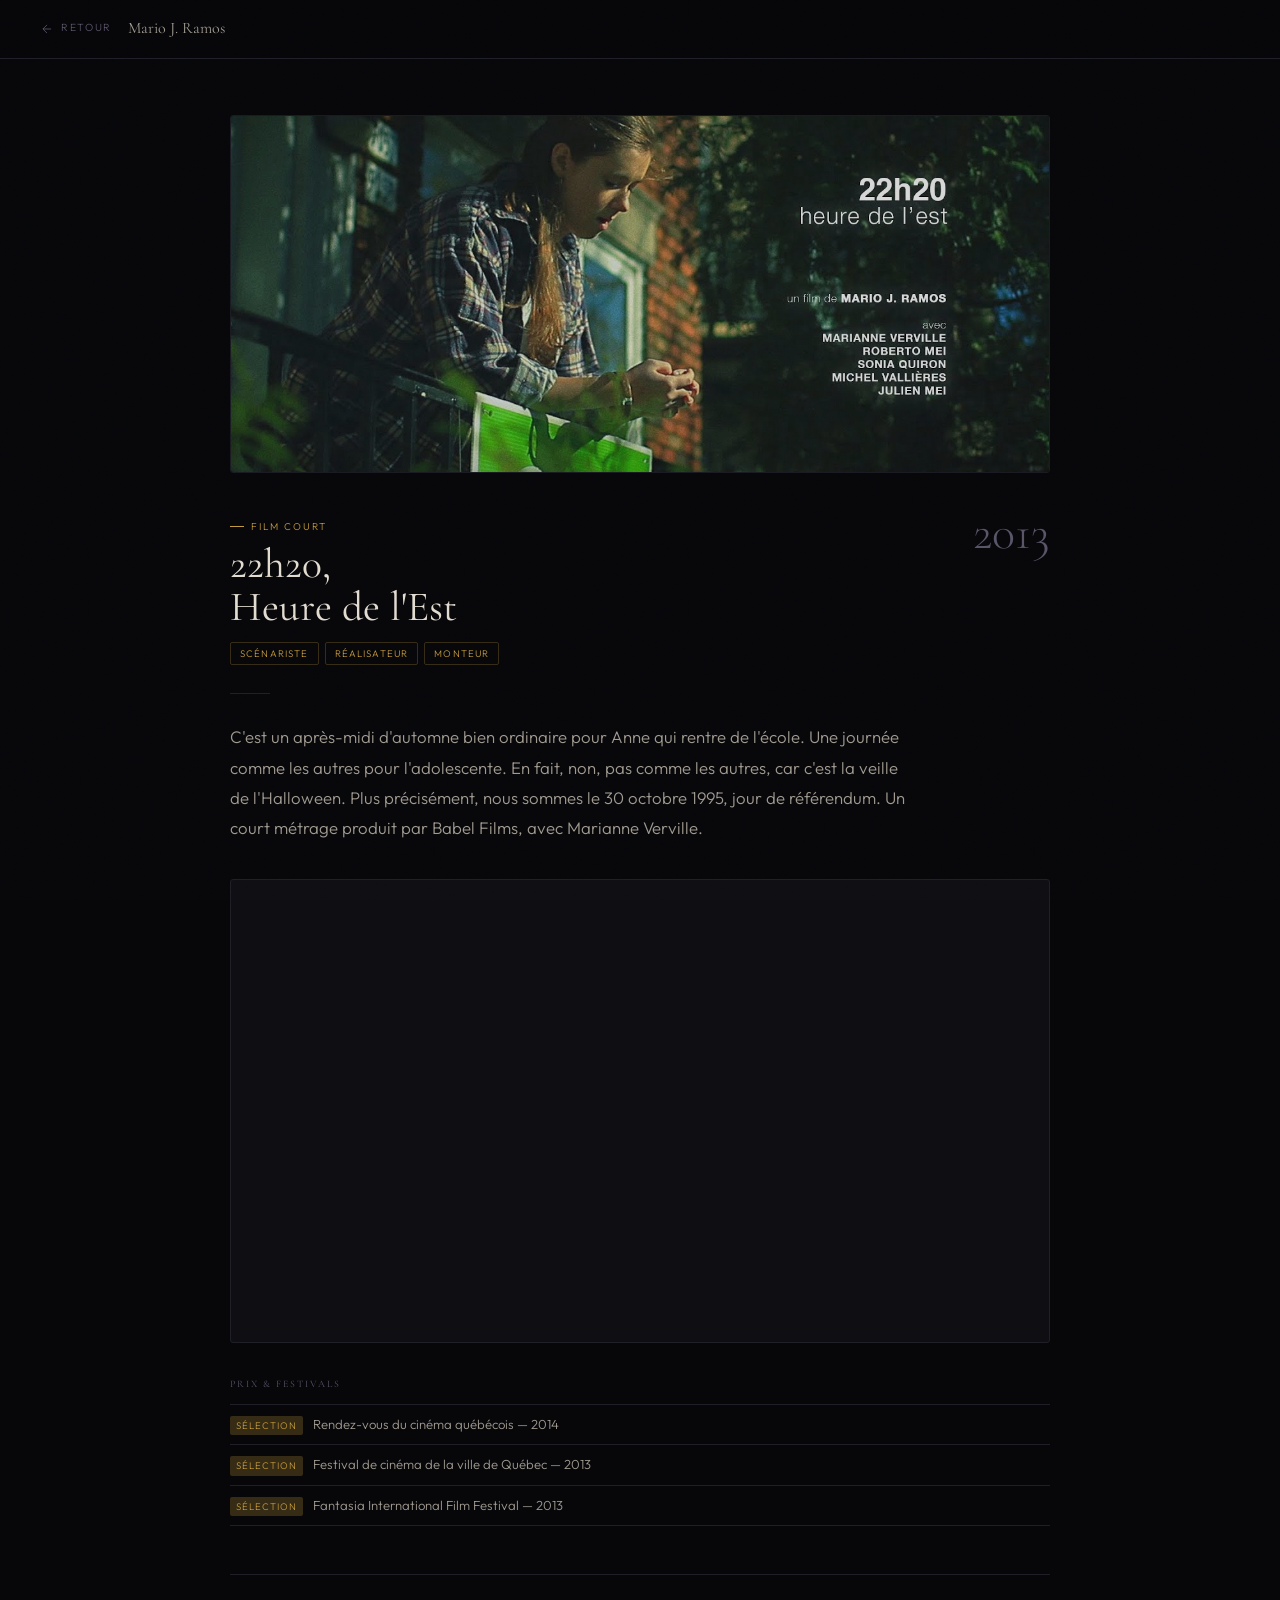
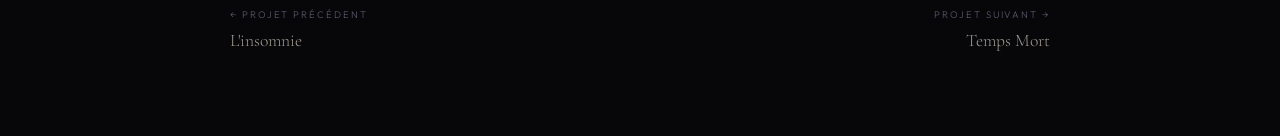
<file: 22h20.html>
<!DOCTYPE html>
<html lang="fr">
<head>
<meta charset="UTF-8">
<meta name="viewport" content="width=device-width, initial-scale=1.0">
<title>22h20, Heure de l'Est — Mario J. Ramos</title>
<link rel="stylesheet" href="style.css">
</head>
<body>

<header class="detail-header">
  <a href="index.html" class="back-btn">
    <svg viewBox="0 0 24 24" fill="none" stroke="currentColor" stroke-width="1.5"><path d="M19 12H5M5 12l7 7M5 12l7-7"/></svg>
    Retour
  </a>
  <span class="detail-site-name">Mario J. Ramos</span>
</header>

<div class="detail-body">

  <img
    class="detail-hero"
    src="images/22h20.jpg"
    alt="Affiche du film 22h20, Heure de l'Est de Mario J. Ramos, avec Marianne Verville">

  <div class="detail-meta">
    <div class="detail-meta-left">
      <div class="detail-category">Film court</div>
      <h1 class="detail-title">22h20,<br>Heure de l'Est</h1>
      <div class="detail-roles">
        <span class="chip chip-accent">Scénariste</span>
        <span class="chip chip-accent">Réalisateur</span>
        <span class="chip chip-accent">Monteur</span>
      </div>
    </div>
    <div class="detail-year">2013</div>
  </div>

  <div class="sep"></div>

  <p class="detail-description">
    C'est un après-midi d'automne bien ordinaire pour Anne qui rentre de l'école. Une journée comme les autres pour l'adolescente. En fait, non, pas comme les autres, car c'est la veille de l'Halloween. Plus précisément, nous sommes le 30 octobre 1995, jour de référendum. Un court métrage produit par Babel Films, avec Marianne Verville.
  </p>

  <div class="video-wrap">
    <iframe src="https://www.youtube.com/embed/lzYAhS7AKIs" title="22h20, Heure de l'Est" allowfullscreen allow="autoplay; encrypted-media; picture-in-picture" loading="lazy"></iframe>
  </div>

  <div class="awards-section">
    <h3>Prix &amp; Festivals</h3>
    <ul class="awards-list">
      <li><span class="award-badge">Sélection</span>Rendez-vous du cinéma québécois — 2014</li>
      <li><span class="award-badge">Sélection</span>Festival de cinéma de la ville de Québec — 2013</li>
      <li><span class="award-badge">Sélection</span>Fantasia International Film Festival — 2013</li>
    </ul>
  </div>

  <nav class="proj-nav">
    <a href="linsomnie.html" class="proj-nav-item">
      <span class="proj-nav-label">← Projet précédent</span>
      <span class="proj-nav-title">L'insomnie</span>
    </a>
    <a href="temps-mort.html" class="proj-nav-item right">
      <span class="proj-nav-label">Projet suivant →</span>
      <span class="proj-nav-title">Temps Mort</span>
    </a>
  </nav>

</div>
</body>
</html>
</file>
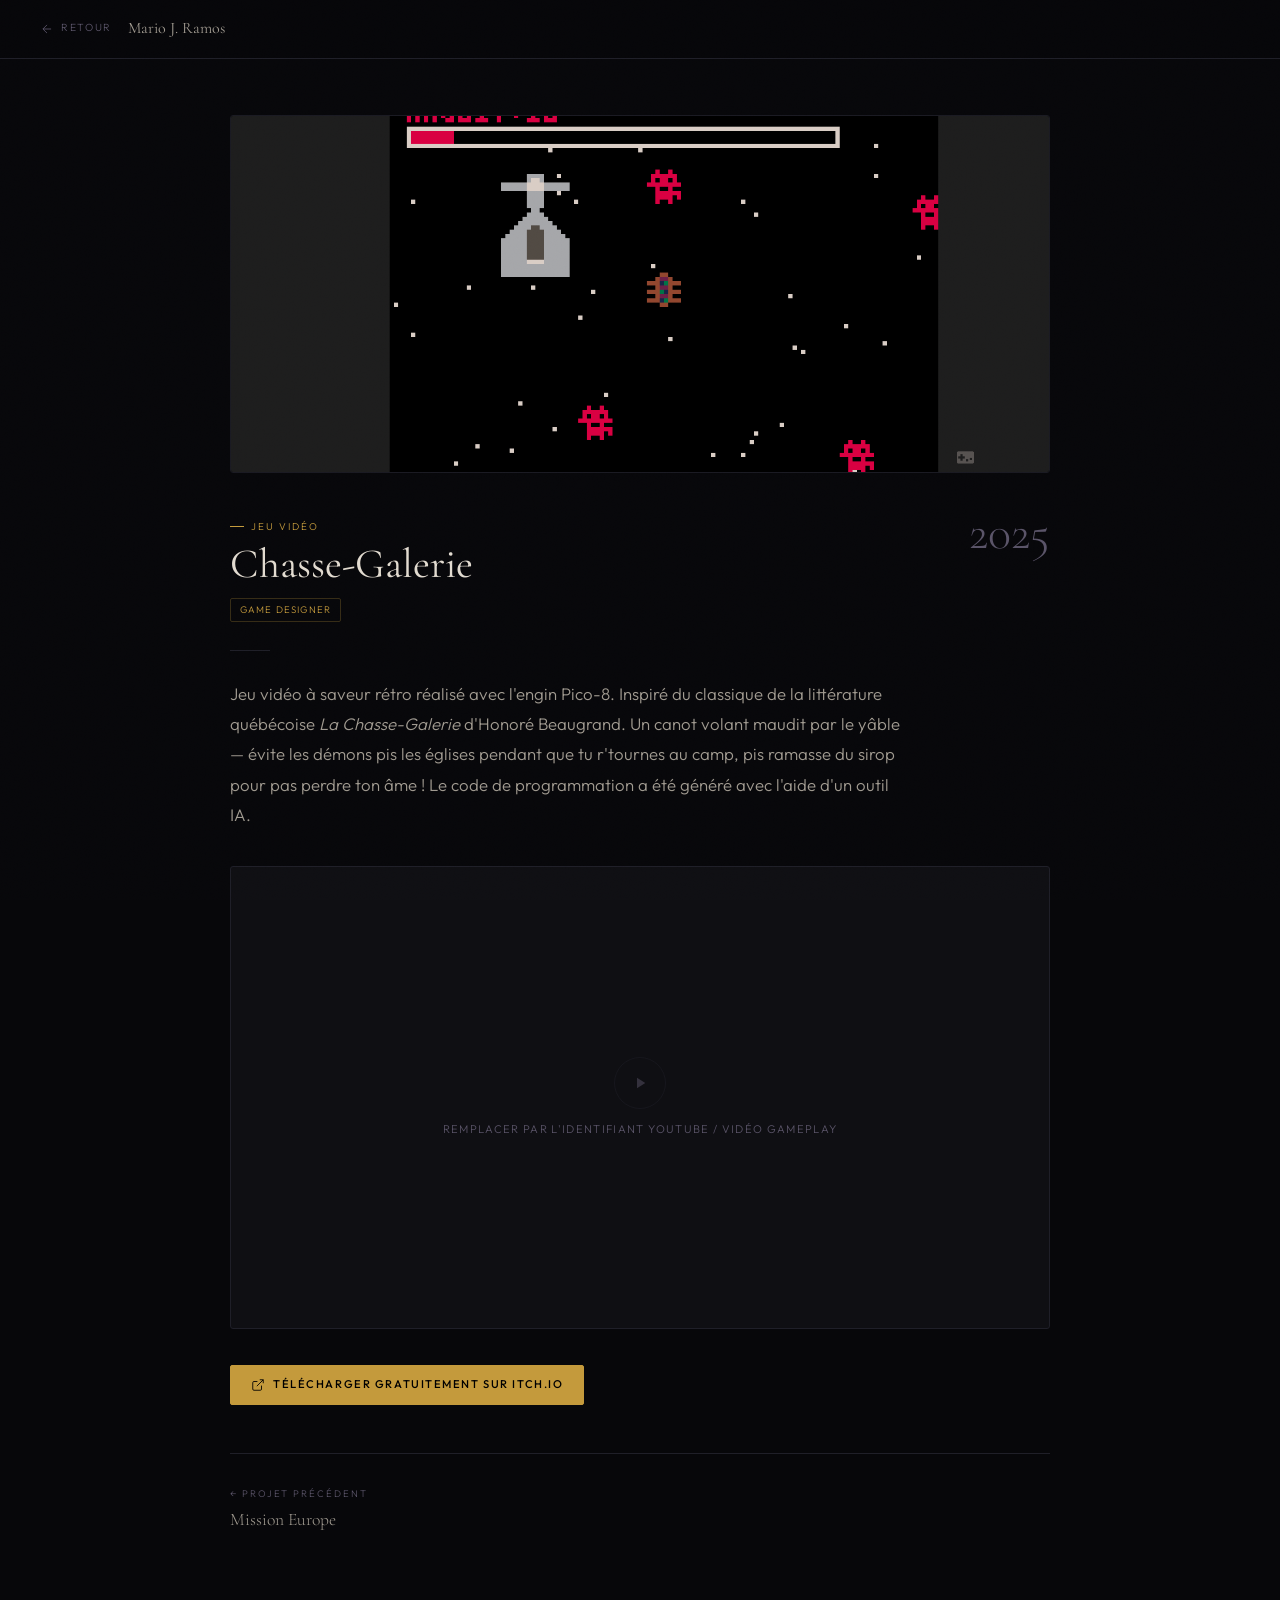
<file: chasse-galerie.html>
<!DOCTYPE html>
<html lang="fr">
<head>
<meta charset="UTF-8">
<meta name="viewport" content="width=device-width, initial-scale=1.0">
<title>Chasse-Galerie — Mario J. Ramos</title>
<link rel="stylesheet" href="style.css">
</head>
<body>

<header class="detail-header">
  <a href="index.html" class="back-btn">
    <svg viewBox="0 0 24 24" fill="none" stroke="currentColor" stroke-width="1.5"><path d="M19 12H5M5 12l7 7M5 12l7-7"/></svg>
    Retour
  </a>
  <span class="detail-site-name">Mario J. Ramos</span>
</header>

<div class="detail-body">

  <img
    class="detail-hero"
    src="images/chasse-galerie.png"
    alt="Chasse-Galerie">

  <div class="detail-meta">
    <div class="detail-meta-left">
      <div class="detail-category">Jeu vidéo</div>
      <h1 class="detail-title">Chasse-Galerie</h1>
      <div class="detail-roles">
        <span class="chip chip-accent">Game Designer</span>
      </div>
    </div>
    <div class="detail-year">2025</div>
  </div>

  <div class="sep"></div>

  <p class="detail-description">
    Jeu vidéo à saveur rétro réalisé avec l'engin Pico-8. Inspiré du classique de la littérature québécoise <em>La Chasse-Galerie</em> d'Honoré Beaugrand. Un canot volant maudit par le yâble — évite les démons pis les églises pendant que tu r'tournes au camp, pis ramasse du sirop pour pas perdre ton âme ! Le code de programmation a été généré avec l'aide d'un outil IA.
  </p>

  <div class="video-wrap">
    <!-- <iframe src="https://www.youtube.com/embed/YOUR_YOUTUBE_ID" allowfullscreen allow="autoplay; encrypted-media"></iframe> -->
    <div class="video-placeholder">
      <div class="play-icon">
        <svg width="18" height="18" viewBox="0 0 24 24" fill="currentColor"><path d="M8 5v14l11-7z"/></svg>
      </div>
      <p>Remplacer par l'identifiant YouTube / vidéo gameplay</p>
    </div>
  </div>

  <div style="margin-bottom:28px">
    <a href="https://emjayhar.itch.io/la-chasse-galerie-pico8" target="_blank" class="btn btn-filled">
      <svg width="14" height="14" viewBox="0 0 24 24" fill="none" stroke="currentColor" stroke-width="1.5"><path d="M18 13v6a2 2 0 01-2 2H5a2 2 0 01-2-2V8a2 2 0 012-2h6M15 3h6v6M10 14L21 3"/></svg>
      Télécharger gratuitement sur itch.io
    </a>
  </div>

  <nav class="proj-nav">
    <a href="mission-europe.html" class="proj-nav-item">
      <span class="proj-nav-label">← Projet précédent</span>
      <span class="proj-nav-title">Mission Europe</span>
    </a>
    <div></div>
  </nav>

</div>
</body>
</html>
</file>
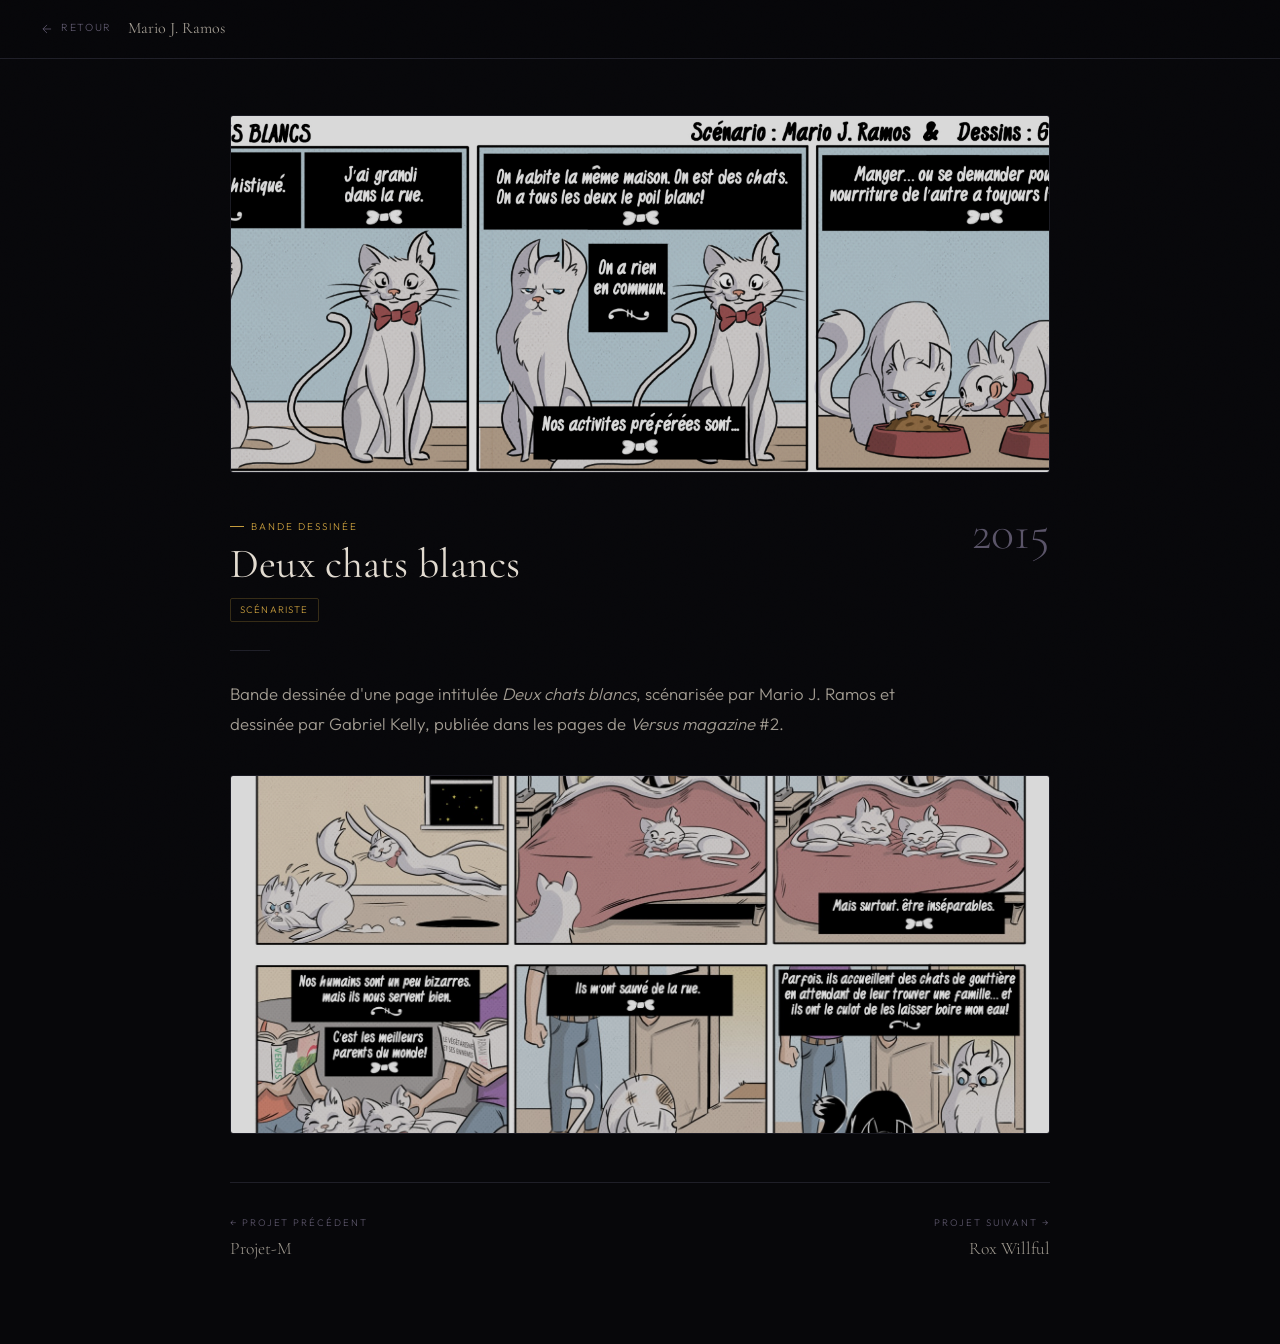
<file: deux-chats-blancs.html>
<!DOCTYPE html>
<html lang="fr">
<head>
<meta charset="UTF-8">
<meta name="viewport" content="width=device-width, initial-scale=1.0">
<title>Deux chats blancs — Mario J. Ramos</title>
<link rel="stylesheet" href="style.css">
</head>
<body>

<header class="detail-header">
  <a href="index.html" class="back-btn">
    <svg viewBox="0 0 24 24" fill="none" stroke="currentColor" stroke-width="1.5"><path d="M19 12H5M5 12l7 7M5 12l7-7"/></svg>
    Retour
  </a>
  <span class="detail-site-name">Mario J. Ramos</span>
</header>

<div class="detail-body">

  <img
    class="detail-hero"
    src="images/deux-chats-blancs.png"
    alt="Deux chats blancs">

  <div class="detail-meta">
    <div class="detail-meta-left">
      <div class="detail-category">Bande dessinée</div>
      <h1 class="detail-title">Deux chats blancs</h1>
      <div class="detail-roles">
        <span class="chip chip-accent">Scénariste</span>
      </div>
    </div>
    <div class="detail-year">2015</div>
  </div>

  <div class="sep"></div>

  <p class="detail-description">
    Bande dessinée d'une page intitulée <em>Deux chats blancs</em>, scénarisée par Mario J. Ramos et dessinée par Gabriel Kelly, publiée dans les pages de <em>Versus magazine</em> #2.
  </p>

  <img
    class="detail-hero"
    src="images/deux-chats-blancs-p1.jpg"
    alt="Planche complète de la bande dessinée Deux chats blancs par Mario J. Ramos et Gabriel Kelly"
    loading="lazy">

  <nav class="proj-nav">
    <a href="projet-m.html" class="proj-nav-item">
      <span class="proj-nav-label">← Projet précédent</span>
      <span class="proj-nav-title">Projet-M</span>
    </a>
    <a href="rox-willful.html" class="proj-nav-item right">
      <span class="proj-nav-label">Projet suivant →</span>
      <span class="proj-nav-title">Rox Willful</span>
    </a>
  </nav>

</div>
</body>
</html>
</file>
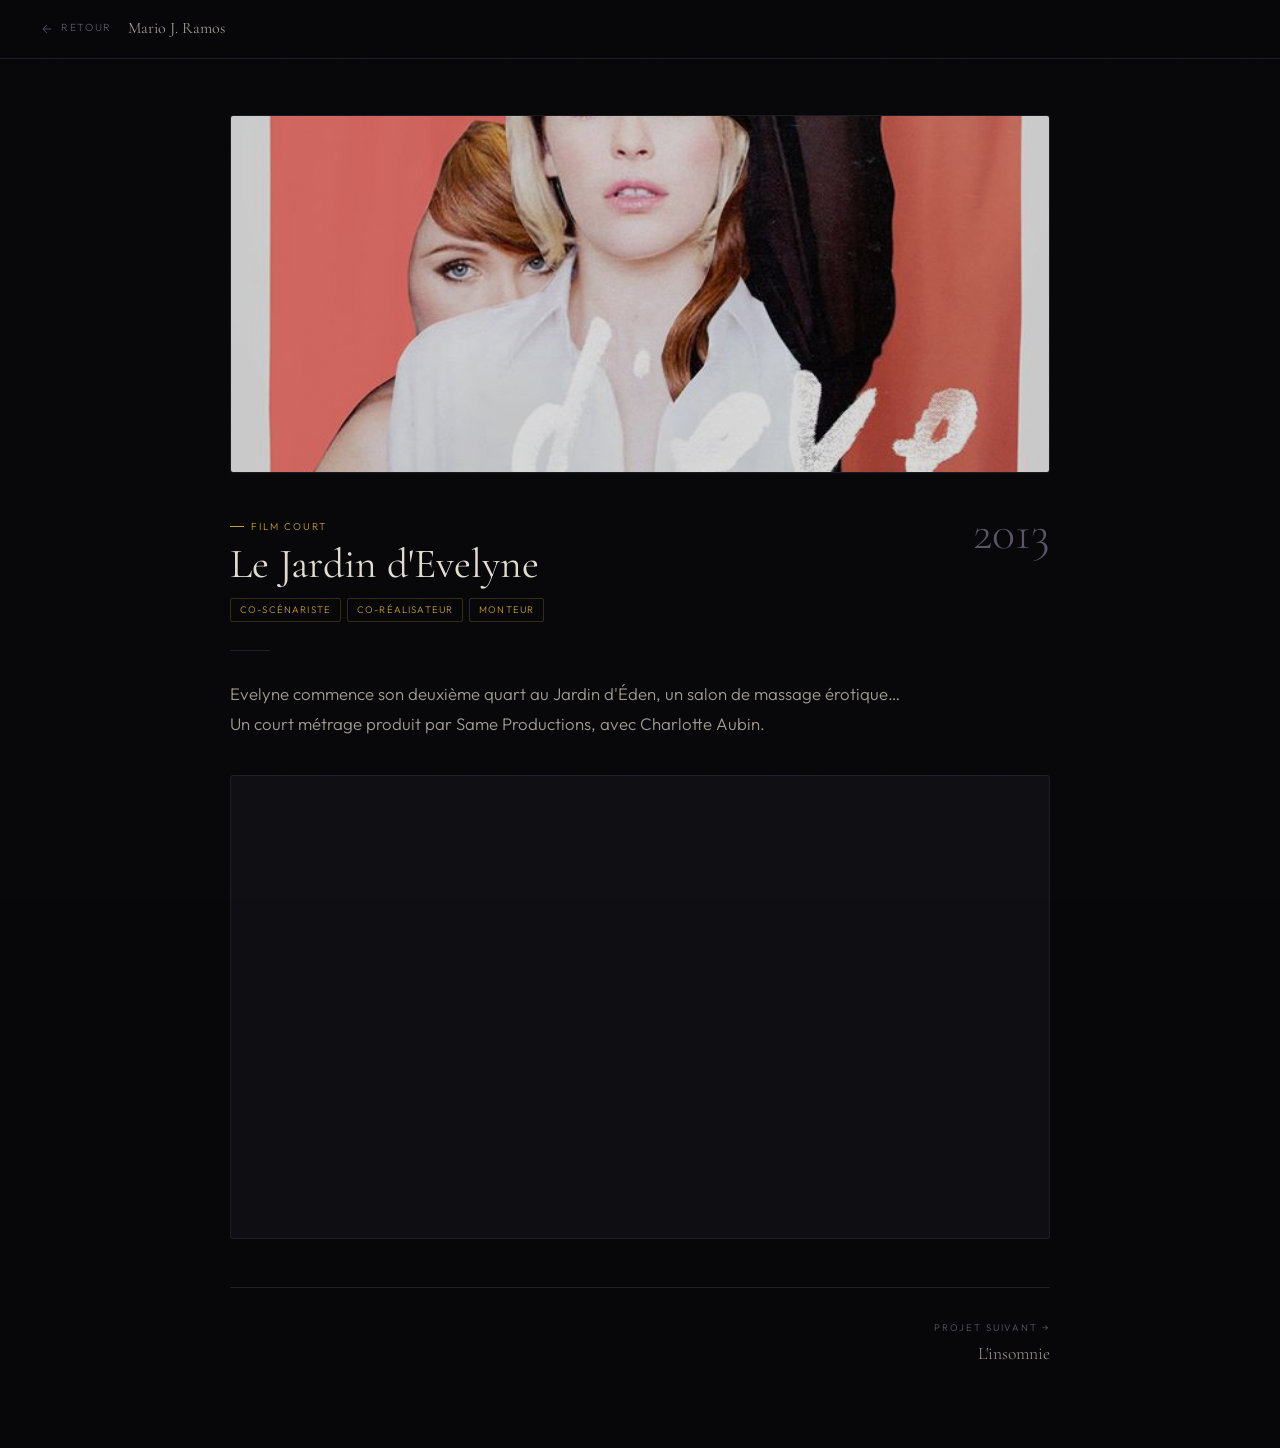
<file: le-jardin-develyne.html>
<!DOCTYPE html>
<html lang="fr">
<head>
<meta charset="UTF-8">
<meta name="viewport" content="width=device-width, initial-scale=1.0">
<title>Le Jardin d'Evelyne — Mario J. Ramos</title>
<link rel="stylesheet" href="style.css">
</head>
<body>

<header class="detail-header">
  <a href="index.html" class="back-btn">
    <svg viewBox="0 0 24 24" fill="none" stroke="currentColor" stroke-width="1.5"><path d="M19 12H5M5 12l7 7M5 12l7-7"/></svg>
    Retour
  </a>
  <span class="detail-site-name">Mario J. Ramos</span>
</header>

<div class="detail-body">

  <img
    class="detail-hero"
    src="images/le-jardin-develyne.jpg"
    alt="Affiche du film Le Jardin d'Évelyne avec Charlotte Aubin">

  <div class="detail-meta">
    <div class="detail-meta-left">
      <div class="detail-category">Film court</div>
      <h1 class="detail-title">Le Jardin d'Evelyne</h1>
      <div class="detail-roles">
        <span class="chip chip-accent">Co-scénariste</span>
        <span class="chip chip-accent">Co-réalisateur</span>
        <span class="chip chip-accent">Monteur</span>
      </div>
    </div>
    <div class="detail-year">2013</div>
  </div>

  <div class="sep"></div>

  <p class="detail-description">
    Evelyne commence son deuxième quart au Jardin d'Éden, un salon de massage érotique… Un court métrage produit par Same Productions, avec Charlotte Aubin.
  </p>

  <div class="video-wrap">
    <iframe src="https://player.vimeo.com/video/157237676" title="Le Jardin d'Évelyne" allowfullscreen allow="autoplay; encrypted-media; picture-in-picture" loading="lazy"></iframe>
  </div>

  <nav class="proj-nav">
    <div></div>
    <a href="linsomnie.html" class="proj-nav-item right">
      <span class="proj-nav-label">Projet suivant →</span>
      <span class="proj-nav-title">L'insomnie</span>
    </a>
  </nav>

</div>
</body>
</html>
</file>
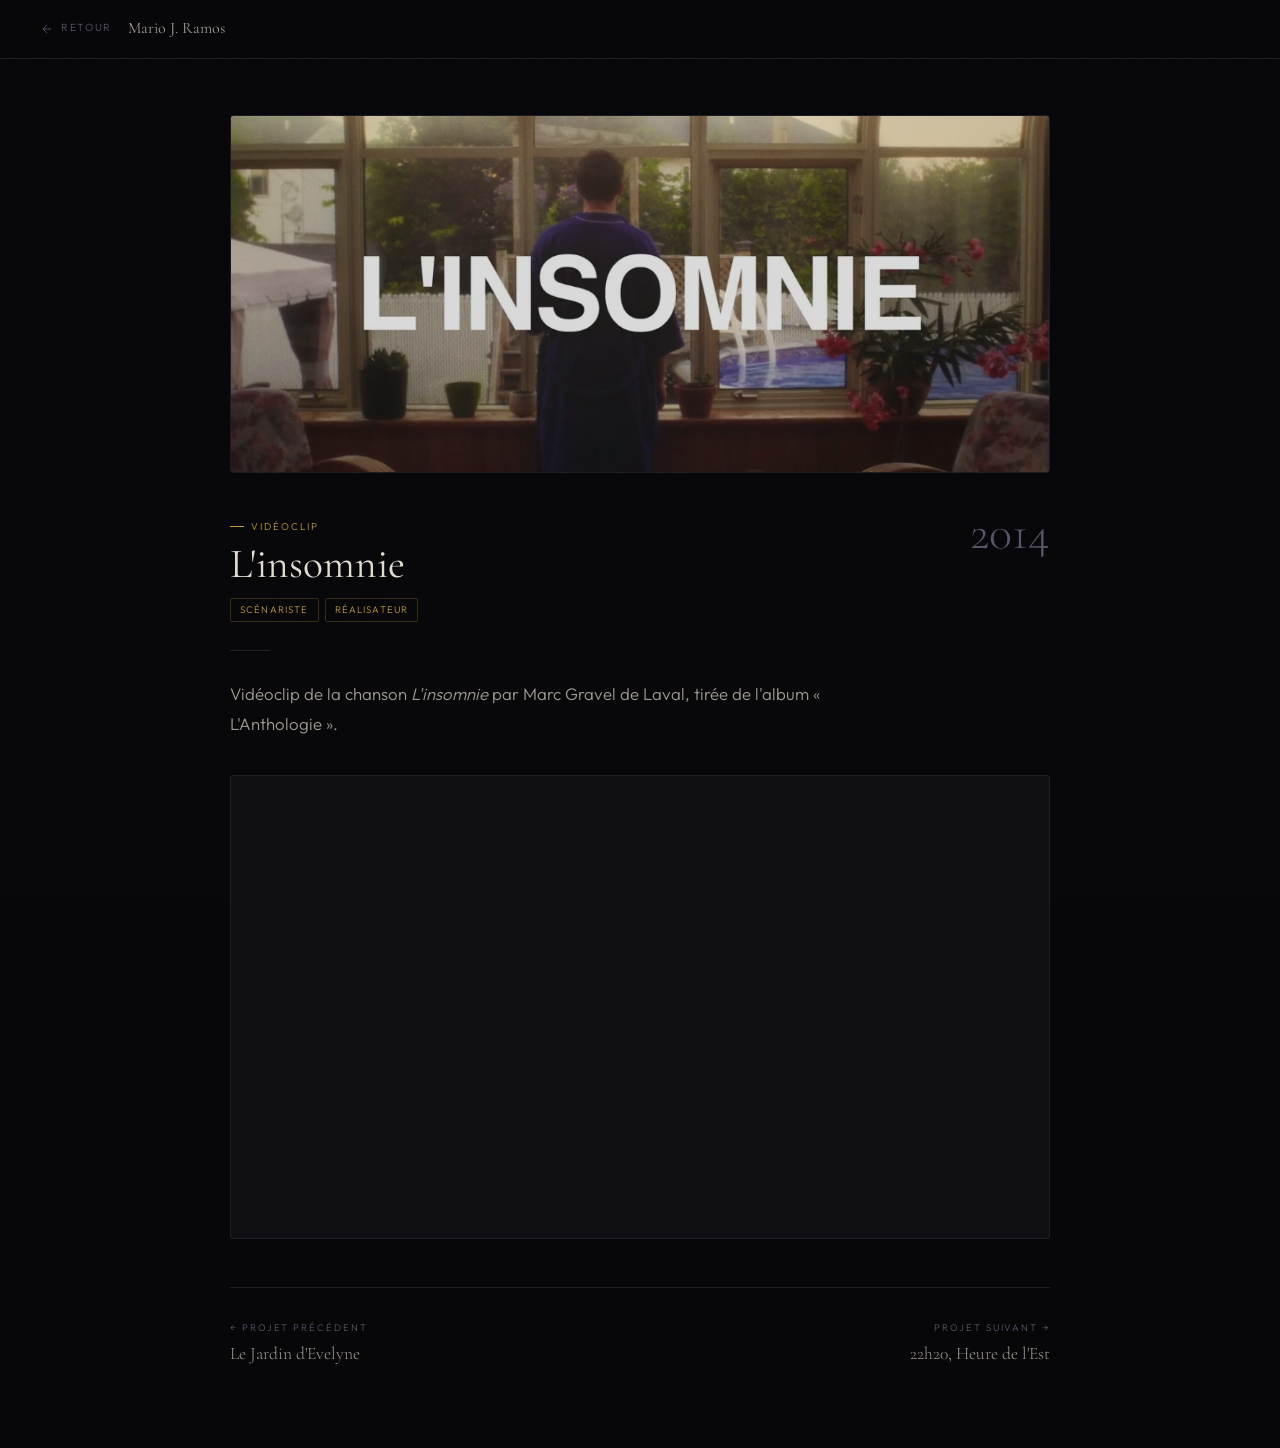
<file: linsomnie.html>
<!DOCTYPE html>
<html lang="fr">
<head>
<meta charset="UTF-8">
<meta name="viewport" content="width=device-width, initial-scale=1.0">
<title>L'insomnie – Vidéoclip — Mario J. Ramos</title>
<link rel="stylesheet" href="style.css">
</head>
<body>

<header class="detail-header">
  <a href="index.html" class="back-btn">
    <svg viewBox="0 0 24 24" fill="none" stroke="currentColor" stroke-width="1.5"><path d="M19 12H5M5 12l7 7M5 12l7-7"/></svg>
    Retour
  </a>
  <span class="detail-site-name">Mario J. Ramos</span>
</header>

<div class="detail-body">

  <img
    class="detail-hero"
    src="images/linsomnie.png"
    alt="Image du vidéoclip L'insomnie de Marc Gravel">

  <div class="detail-meta">
    <div class="detail-meta-left">
      <div class="detail-category">Vidéoclip</div>
      <h1 class="detail-title">L'insomnie</h1>
      <div class="detail-roles">
        <span class="chip chip-accent">Scénariste</span>
        <span class="chip chip-accent">Réalisateur</span>
      </div>
    </div>
    <div class="detail-year">2014</div>
  </div>

  <div class="sep"></div>

  <p class="detail-description">
    Vidéoclip de la chanson <em>L'insomnie</em> par Marc Gravel de Laval, tirée de l'album « L'Anthologie ».
  </p>

  <div class="video-wrap">
    <iframe src="https://player.vimeo.com/video/151341788" title="L'insomnie — Marc Gravel" allowfullscreen allow="autoplay; encrypted-media; picture-in-picture" loading="lazy"></iframe>
  </div>

  <nav class="proj-nav">
    <a href="le-jardin-develyne.html" class="proj-nav-item">
      <span class="proj-nav-label">← Projet précédent</span>
      <span class="proj-nav-title">Le Jardin d'Evelyne</span>
    </a>
    <a href="22h20.html" class="proj-nav-item right">
      <span class="proj-nav-label">Projet suivant →</span>
      <span class="proj-nav-title">22h20, Heure de l'Est</span>
    </a>
  </nav>

</div>
</body>
</html>
</file>
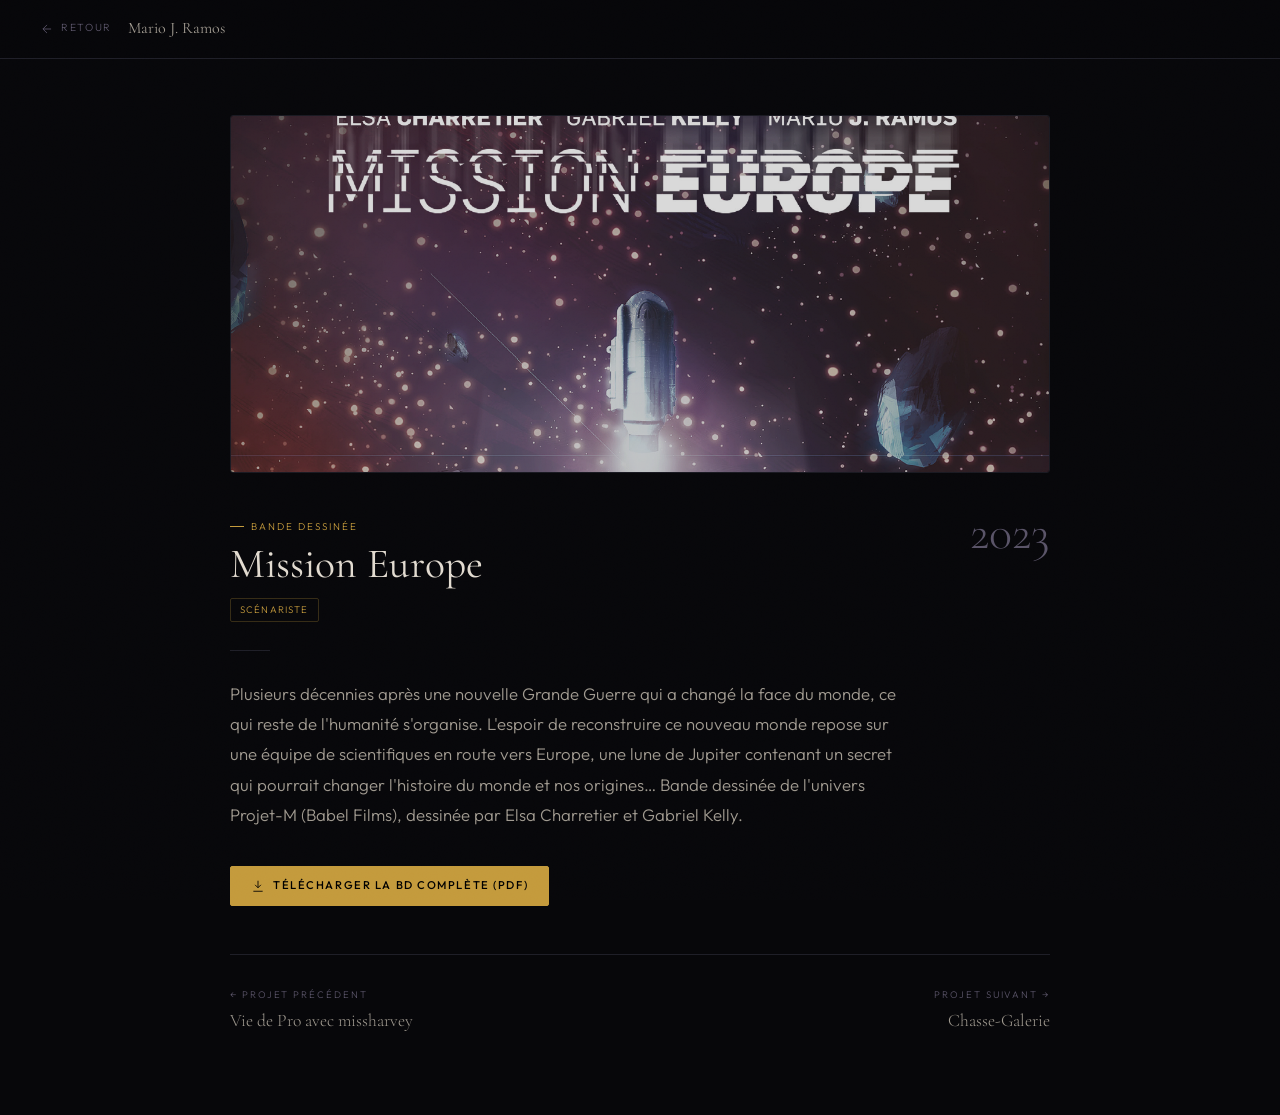
<file: mission-europe.html>
<!DOCTYPE html>
<html lang="fr">
<head>
<meta charset="UTF-8">
<meta name="viewport" content="width=device-width, initial-scale=1.0">
<title>Mission Europe — Mario J. Ramos</title>
<link rel="stylesheet" href="style.css">
</head>
<body>

<header class="detail-header">
  <a href="index.html" class="back-btn">
    <svg viewBox="0 0 24 24" fill="none" stroke="currentColor" stroke-width="1.5"><path d="M19 12H5M5 12l7 7M5 12l7-7"/></svg>
    Retour
  </a>
  <span class="detail-site-name">Mario J. Ramos</span>
</header>

<div class="detail-body">

  <img
    class="detail-hero"
    src="images/mission-europe.png"
    alt="Mission Europe">

  <div class="detail-meta">
    <div class="detail-meta-left">
      <div class="detail-category">Bande dessinée</div>
      <h1 class="detail-title">Mission Europe</h1>
      <div class="detail-roles">
        <span class="chip chip-accent">Scénariste</span>
      </div>
    </div>
    <div class="detail-year">2023</div>
  </div>

  <div class="sep"></div>

  <p class="detail-description">
    Plusieurs décennies après une nouvelle Grande Guerre qui a changé la face du monde, ce qui reste de l'humanité s'organise. L'espoir de reconstruire ce nouveau monde repose sur une équipe de scientifiques en route vers Europe, une lune de Jupiter contenant un secret qui pourrait changer l'histoire du monde et nos origines… Bande dessinée de l'univers Projet-M (Babel Films), dessinée par Elsa Charretier et Gabriel Kelly.
  </p>

  <div style="margin-bottom:28px">
    <a href="https://raw.githubusercontent.com/mjramos86/mjrcomms/main/projet-m-mission-europe-compressed.pdf" target="_blank" rel="noopener" class="btn btn-filled">
      <svg width="14" height="14" viewBox="0 0 24 24" fill="none" stroke="currentColor" stroke-width="1.5"><path d="M12 3v12m0 0l-5-5m5 5l5-5M4 21h16"/></svg>
      Télécharger la BD complète (PDF)
    </a>
  </div>

  <nav class="proj-nav">
    <a href="vie-de-pro.html" class="proj-nav-item">
      <span class="proj-nav-label">← Projet précédent</span>
      <span class="proj-nav-title">Vie de Pro avec missharvey</span>
    </a>
    <a href="chasse-galerie.html" class="proj-nav-item right">
      <span class="proj-nav-label">Projet suivant →</span>
      <span class="proj-nav-title">Chasse-Galerie</span>
    </a>
  </nav>

</div>
</body>
</html>
</file>
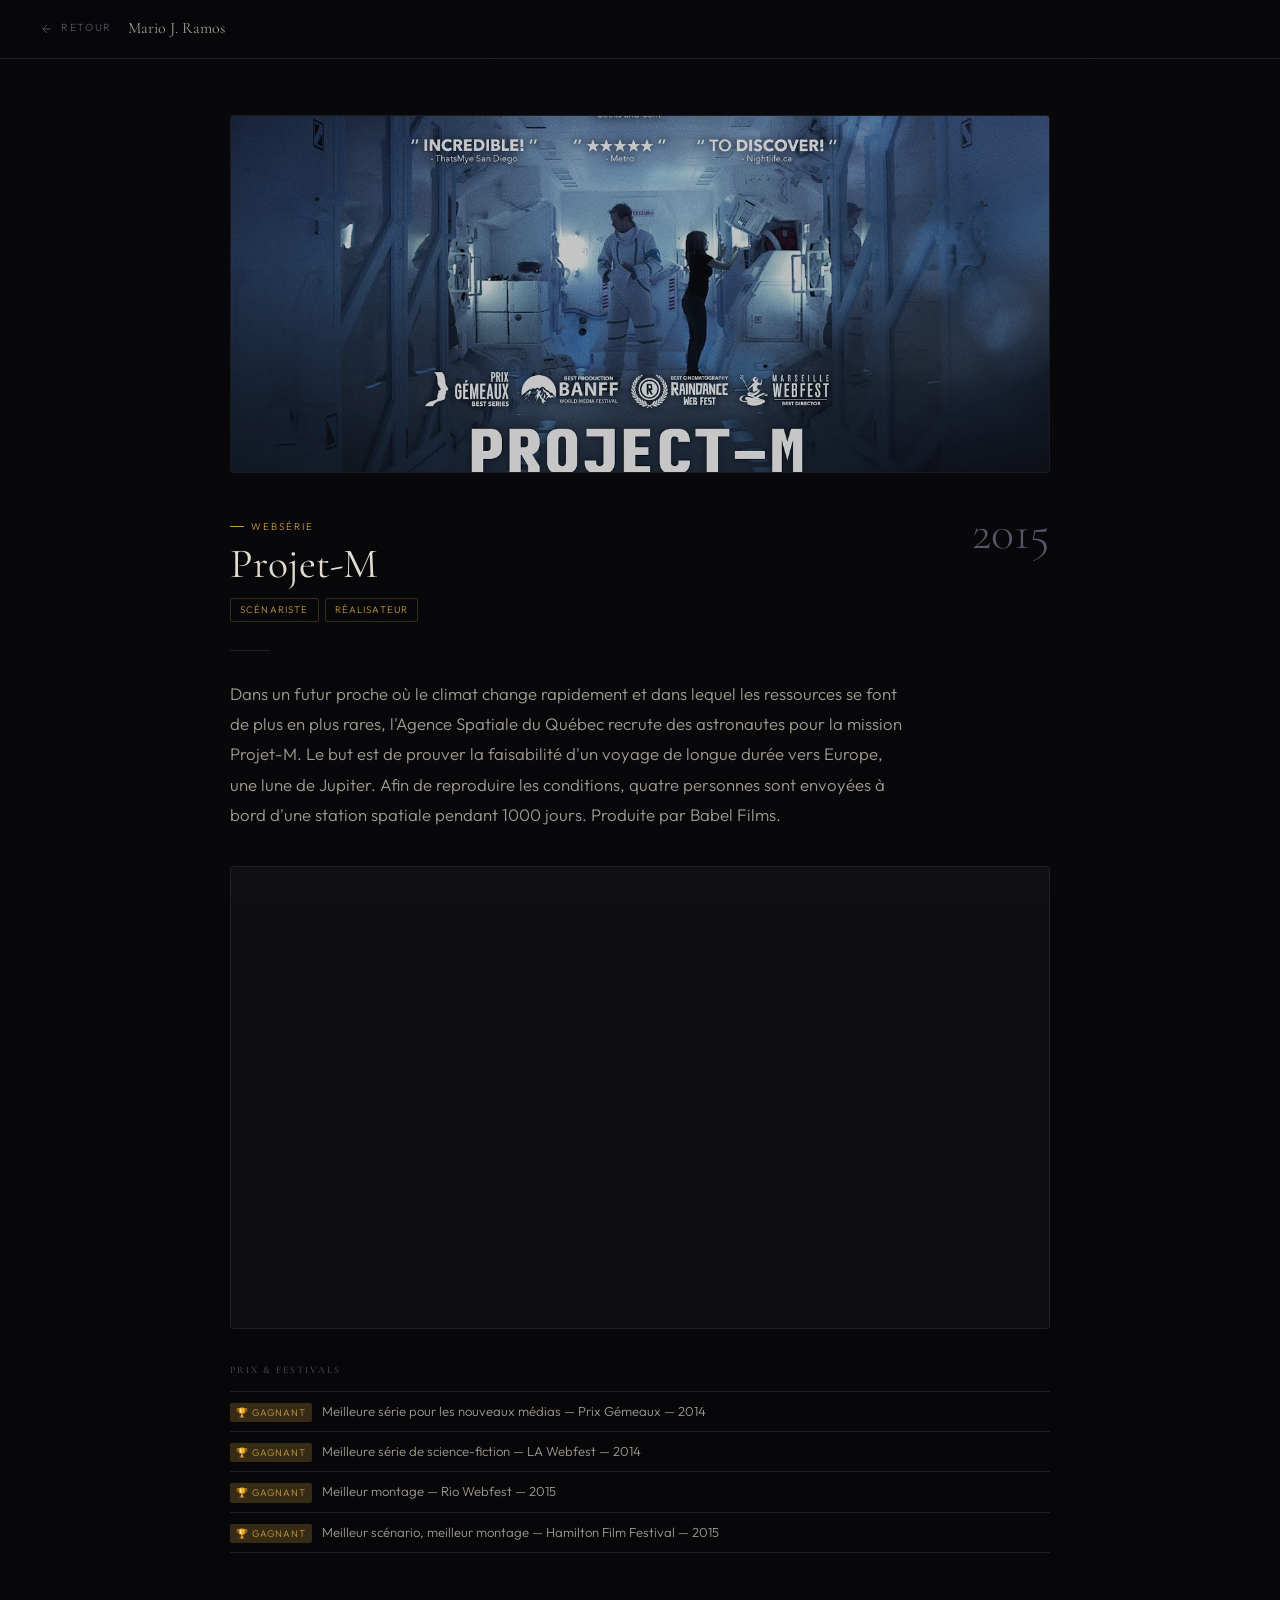
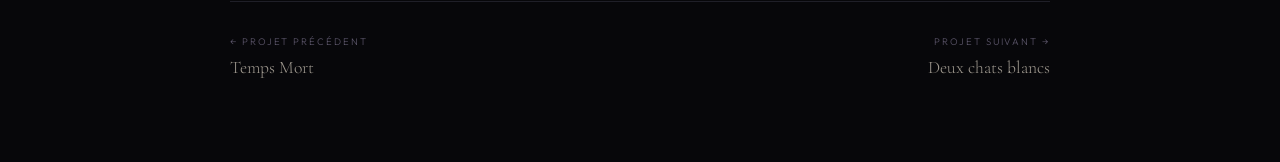
<file: projet-m.html>
<!DOCTYPE html>
<html lang="fr">
<head>
<meta charset="UTF-8">
<meta name="viewport" content="width=device-width, initial-scale=1.0">
<title>Projet-M — Mario J. Ramos</title>
<link rel="stylesheet" href="style.css">
</head>
<body>

<header class="detail-header">
  <a href="index.html" class="back-btn">
    <svg viewBox="0 0 24 24" fill="none" stroke="currentColor" stroke-width="1.5"><path d="M19 12H5M5 12l7 7M5 12l7-7"/></svg>
    Retour
  </a>
  <span class="detail-site-name">Mario J. Ramos</span>
</header>

<div class="detail-body">

  <img
    class="detail-hero"
    src="images/projet-m.jpg"
    alt="Projet-M">

  <div class="detail-meta">
    <div class="detail-meta-left">
      <div class="detail-category">Websérie</div>
      <h1 class="detail-title">Projet-M</h1>
      <div class="detail-roles">
        <span class="chip chip-accent">Scénariste</span>
        <span class="chip chip-accent">Réalisateur</span>
      </div>
    </div>
    <div class="detail-year">2015</div>
  </div>

  <div class="sep"></div>

  <p class="detail-description">
    Dans un futur proche où le climat change rapidement et dans lequel les ressources se font de plus en plus rares, l'Agence Spatiale du Québec recrute des astronautes pour la mission Projet-M. Le but est de prouver la faisabilité d'un voyage de longue durée vers Europe, une lune de Jupiter. Afin de reproduire les conditions, quatre personnes sont envoyées à bord d'une station spatiale pendant 1000 jours. Produite par Babel Films.
  </p>

  <div class="video-wrap">
    <iframe src="https://www.youtube.com/embed/ujHSXALAV28" title="Projet-M — bande-annonce" allowfullscreen allow="autoplay; encrypted-media; picture-in-picture" loading="lazy"></iframe>
  </div>

  <div class="awards-section">
    <h3>Prix &amp; Festivals</h3>
    <ul class="awards-list">
      <li><span class="award-badge">🏆 Gagnant</span>Meilleure série pour les nouveaux médias — Prix Gémeaux — 2014</li>
      <li><span class="award-badge">🏆 Gagnant</span>Meilleure série de science-fiction — LA Webfest — 2014</li>
      <li><span class="award-badge">🏆 Gagnant</span>Meilleur montage — Rio Webfest — 2015</li>
      <li><span class="award-badge">🏆 Gagnant</span>Meilleur scénario, meilleur montage — Hamilton Film Festival — 2015</li>
    </ul>
  </div>

  <nav class="proj-nav">
    <a href="temps-mort.html" class="proj-nav-item">
      <span class="proj-nav-label">← Projet précédent</span>
      <span class="proj-nav-title">Temps Mort</span>
    </a>
    <a href="deux-chats-blancs.html" class="proj-nav-item right">
      <span class="proj-nav-label">Projet suivant →</span>
      <span class="proj-nav-title">Deux chats blancs</span>
    </a>
  </nav>

</div>
</body>
</html>
</file>
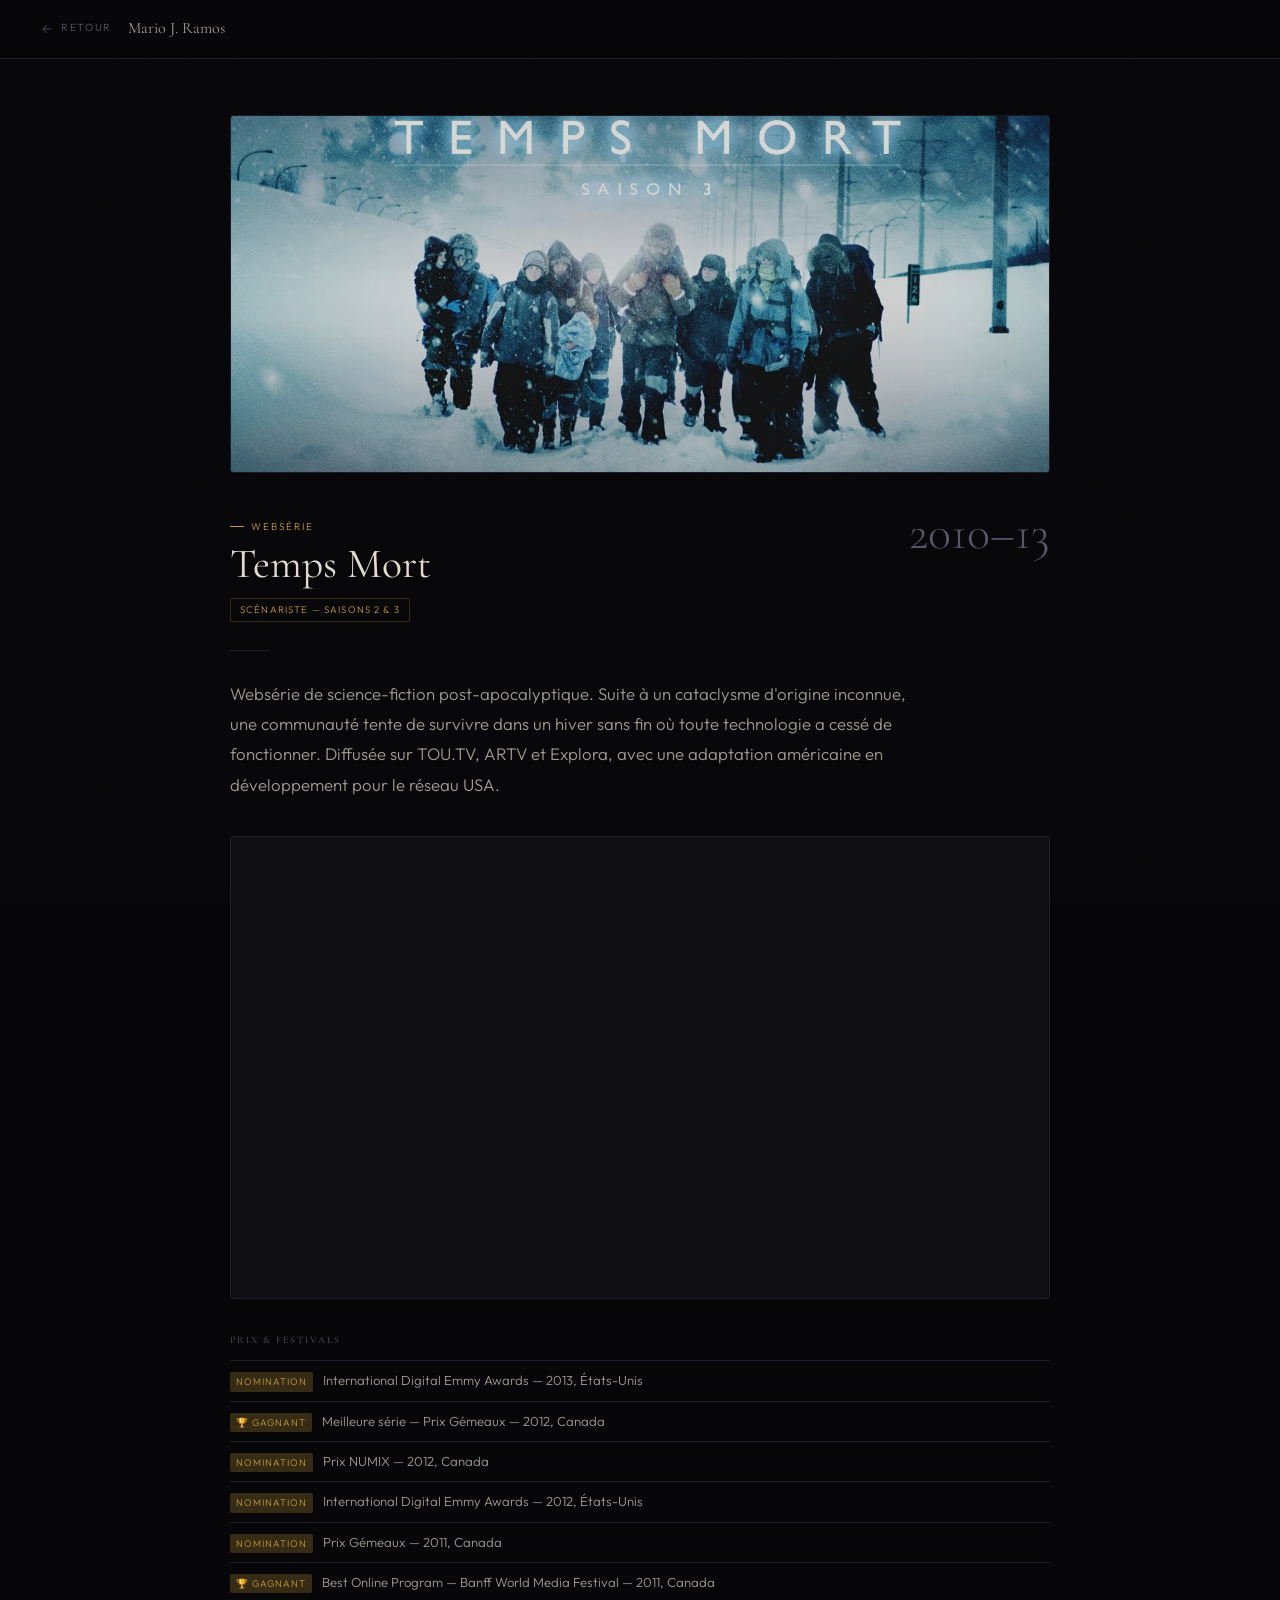
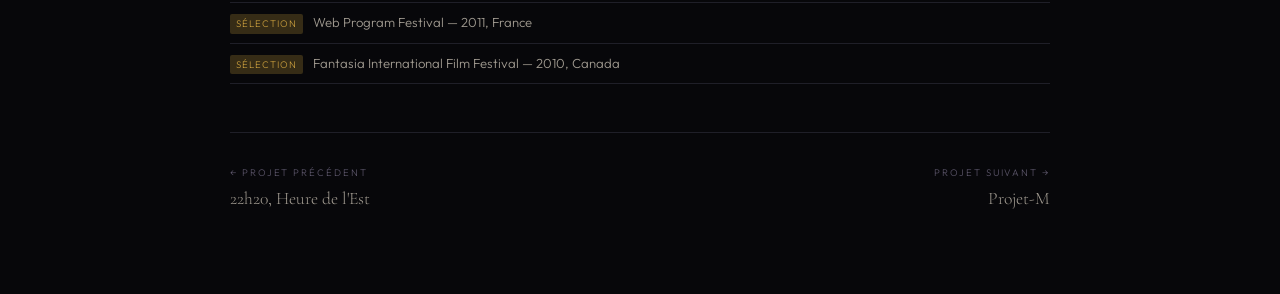
<file: temps-mort.html>
<!DOCTYPE html>
<html lang="fr">
<head>
<meta charset="UTF-8">
<meta name="viewport" content="width=device-width, initial-scale=1.0">
<title>Temps Mort — Mario J. Ramos</title>
<link rel="stylesheet" href="style.css">
</head>
<body>

<header class="detail-header">
  <a href="index.html" class="back-btn">
    <svg viewBox="0 0 24 24" fill="none" stroke="currentColor" stroke-width="1.5"><path d="M19 12H5M5 12l7 7M5 12l7-7"/></svg>
    Retour
  </a>
  <span class="detail-site-name">Mario J. Ramos</span>
</header>

<div class="detail-body">

  <img
    class="detail-hero"
    src="images/temps-mort.jpg"
    alt="Temps Mort">

  <div class="detail-meta">
    <div class="detail-meta-left">
      <div class="detail-category">Websérie</div>
      <h1 class="detail-title">Temps Mort</h1>
      <div class="detail-roles">
        <span class="chip chip-accent">Scénariste — Saisons 2 &amp; 3</span>
      </div>
    </div>
    <div class="detail-year">2010–13</div>
  </div>

  <div class="sep"></div>

  <p class="detail-description">
    Websérie de science-fiction post-apocalyptique. Suite à un cataclysme d'origine inconnue, une communauté tente de survivre dans un hiver sans fin où toute technologie a cessé de fonctionner. Diffusée sur TOU.TV, ARTV et Explora, avec une adaptation américaine en développement pour le réseau USA.
  </p>

  <div class="video-wrap">
    <iframe src="https://www.youtube.com/embed/yeX5mthw2ZY" title="Temps Mort — bande-annonce" allowfullscreen allow="autoplay; encrypted-media; picture-in-picture" loading="lazy"></iframe>
  </div>

  <div class="awards-section">
    <h3>Prix &amp; Festivals</h3>
    <ul class="awards-list">
      <li><span class="award-badge">Nomination</span>International Digital Emmy Awards — 2013, États-Unis</li>
      <li><span class="award-badge">🏆 Gagnant</span>Meilleure série — Prix Gémeaux — 2012, Canada</li>
      <li><span class="award-badge">Nomination</span>Prix NUMIX — 2012, Canada</li>
      <li><span class="award-badge">Nomination</span>International Digital Emmy Awards — 2012, États-Unis</li>
      <li><span class="award-badge">Nomination</span>Prix Gémeaux — 2011, Canada</li>
      <li><span class="award-badge">🏆 Gagnant</span>Best Online Program — Banff World Media Festival — 2011, Canada</li>
      <li><span class="award-badge">Sélection</span>Web Program Festival — 2011, France</li>
      <li><span class="award-badge">Sélection</span>Fantasia International Film Festival — 2010, Canada</li>
    </ul>
  </div>

  <nav class="proj-nav">
    <a href="22h20.html" class="proj-nav-item">
      <span class="proj-nav-label">← Projet précédent</span>
      <span class="proj-nav-title">22h20, Heure de l'Est</span>
    </a>
    <a href="projet-m.html" class="proj-nav-item right">
      <span class="proj-nav-label">Projet suivant →</span>
      <span class="proj-nav-title">Projet-M</span>
    </a>
  </nav>

</div>
</body>
</html>
</file>
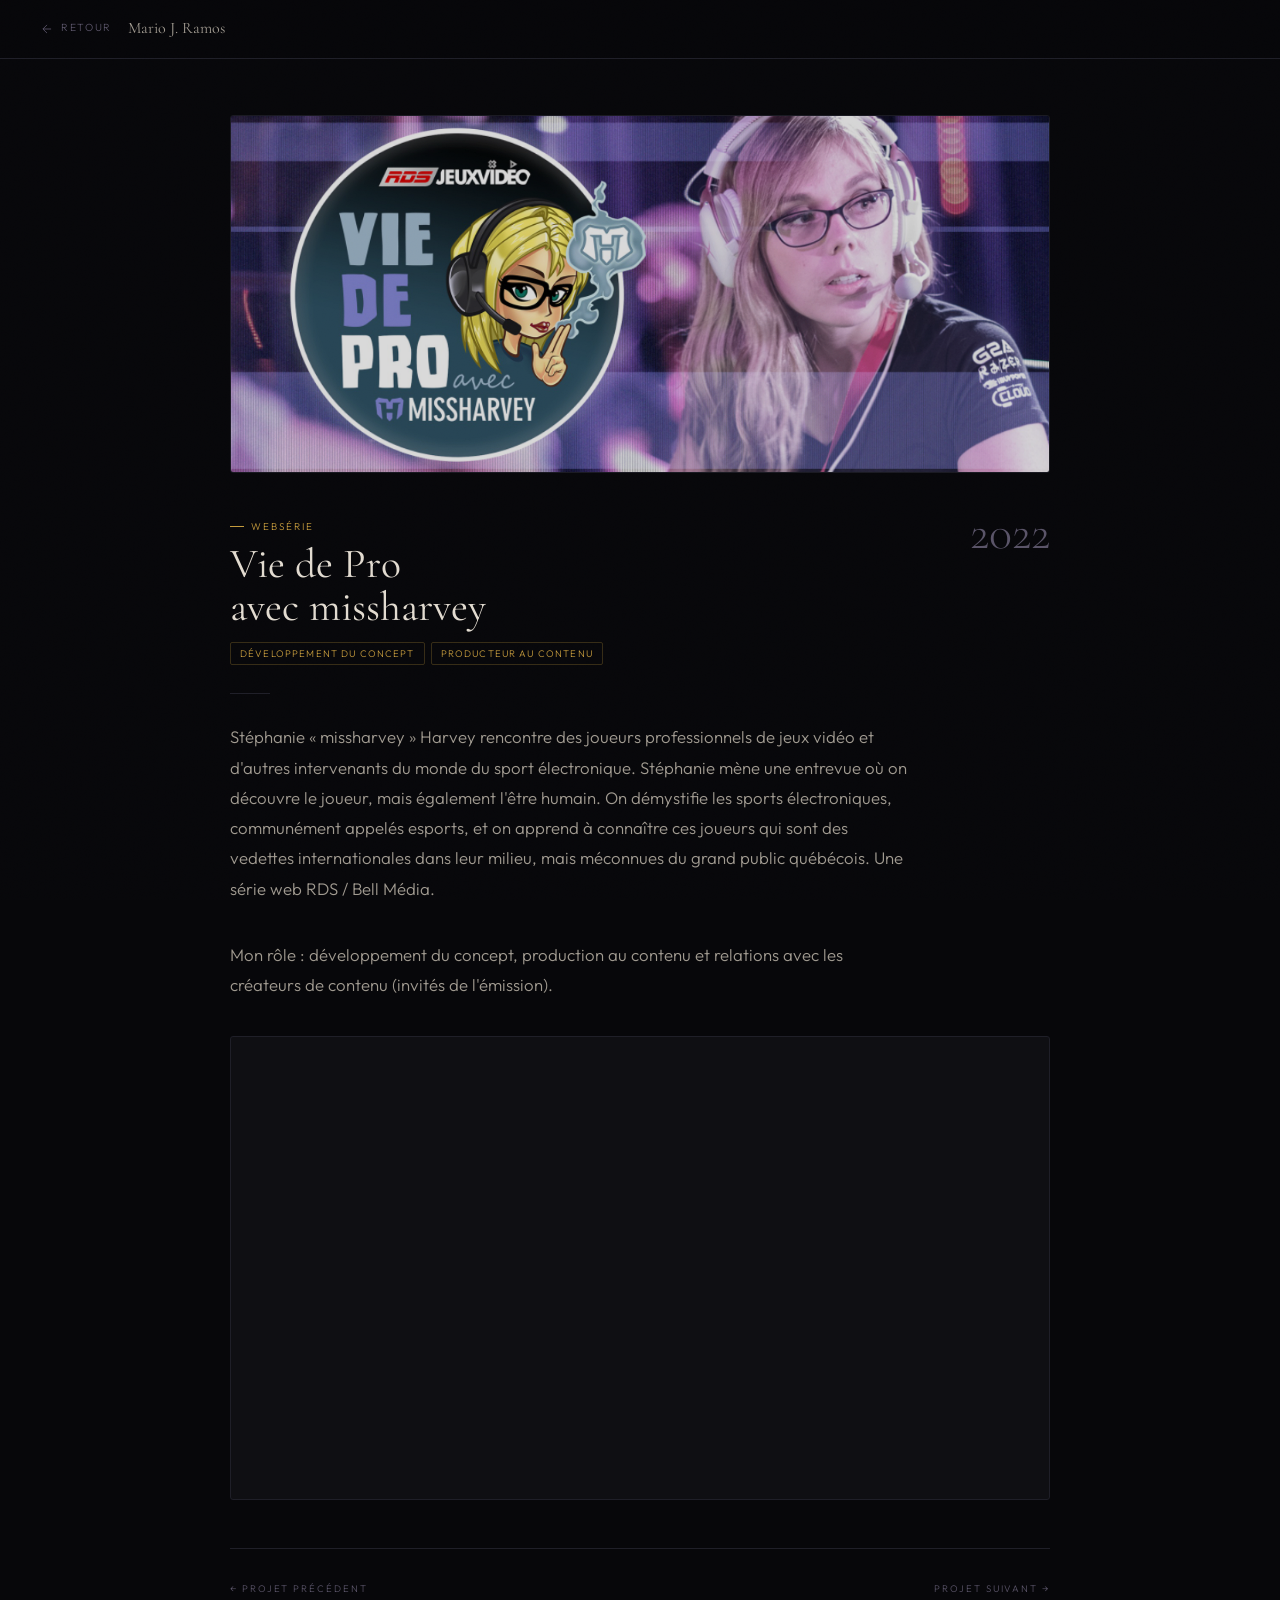
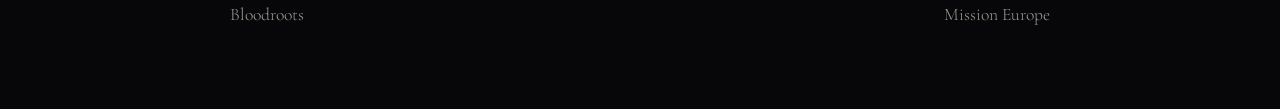
<file: vie-de-pro.html>
<!DOCTYPE html>
<html lang="fr">
<head>
<meta charset="UTF-8">
<meta name="viewport" content="width=device-width, initial-scale=1.0">
<title>Vie de Pro avec missharvey — Mario J. Ramos</title>
<link rel="stylesheet" href="style.css">
</head>
<body>

<header class="detail-header">
  <a href="index.html" class="back-btn">
    <svg viewBox="0 0 24 24" fill="none" stroke="currentColor" stroke-width="1.5"><path d="M19 12H5M5 12l7 7M5 12l7-7"/></svg>
    Retour
  </a>
  <span class="detail-site-name">Mario J. Ramos</span>
</header>

<div class="detail-body">

  <img
    class="detail-hero"
    src="images/vie-de-pro.png"
    alt="Affiche de la série web Vie de Pro avec Stéphanie « missharvey » Harvey, produite par RDS Jeux vidéo">

  <div class="detail-meta">
    <div class="detail-meta-left">
      <div class="detail-category">Websérie</div>
      <h1 class="detail-title">Vie de Pro<br>avec missharvey</h1>
      <div class="detail-roles">
        <span class="chip chip-accent">Développement du concept</span>
        <span class="chip chip-accent">Producteur au contenu</span>
      </div>
    </div>
    <div class="detail-year">2022</div>
  </div>

  <div class="sep"></div>

  <p class="detail-description">
    Stéphanie « missharvey » Harvey rencontre des joueurs professionnels de jeux vidéo et d'autres intervenants du monde du sport électronique. Stéphanie mène une entrevue où on découvre le joueur, mais également l'être humain. On démystifie les sports électroniques, communément appelés esports, et on apprend à connaître ces joueurs qui sont des vedettes internationales dans leur milieu, mais méconnues du grand public québécois. Une série web RDS / Bell Média.
  </p>
  <p class="detail-description">
    Mon rôle : développement du concept, production au contenu et relations avec les créateurs de contenu (invités de l'émission).
  </p>

  <div class="video-wrap">
    <iframe src="https://www.youtube.com/embed/Tdi3OB-1xPQ?list=PLZksgcDwQNGIEZuugdjOiejieICtBGpn7" title="Vie de Pro avec missharvey" allowfullscreen allow="autoplay; encrypted-media; picture-in-picture" loading="lazy"></iframe>
  </div>

  <nav class="proj-nav">
    <a href="bloodroots.html" class="proj-nav-item">
      <span class="proj-nav-label">← Projet précédent</span>
      <span class="proj-nav-title">Bloodroots</span>
    </a>
    <a href="mission-europe.html" class="proj-nav-item right">
      <span class="proj-nav-label">Projet suivant →</span>
      <span class="proj-nav-title">Mission Europe</span>
    </a>
  </nav>

</div>
</body>
</html>
</file>
<file: style.css>
/* ─────────────────────────────────────────
   Mario J. Ramos — Portfolio
   style.css
───────────────────────────────────────── */

@import url('https://fonts.googleapis.com/css2?family=Cormorant+Garamond:ital,wght@0,300;0,400;0,600;1,300;1,400&family=Outfit:wght@200;300;400;500&display=swap');

*, *::before, *::after { margin: 0; padding: 0; box-sizing: border-box; }

:root {
  --bg:         #07070a;
  --surface:    #0f0f13;
  --surface2:   #16161c;
  --border:     #1f1f28;
  --text:       #e2dbd0;
  --text-dim:   #a09a90;
  --muted:      #5a5468;
  --accent:     #c49a3c;
  --accent-dim: rgba(196,154,60,.25);
  --accent-glow:rgba(196,154,60,.08);

  --serif:  'Cormorant Garamond', Georgia, serif;
  --sans:   'Outfit', system-ui, sans-serif;

  --ease-out: cubic-bezier(.16,1,.3,1);
}

html { font-size: 16px; scroll-behavior: smooth; }

body {
  background: var(--bg);
  color: var(--text);
  font-family: var(--sans);
  font-weight: 300;
  line-height: 1.6;
  -webkit-font-smoothing: antialiased;
  overflow-x: hidden;
}

/* Grain overlay */
body::after {
  content: '';
  position: fixed; inset: 0;
  pointer-events: none; z-index: 999;
  background-image: url("data:image/svg+xml,%3Csvg xmlns='http://www.w3.org/2000/svg' width='300' height='300'%3E%3Cfilter id='n'%3E%3CfeTurbulence type='fractalNoise' baseFrequency='.75' numOctaves='4' stitchTiles='stitch'/%3E%3C/filter%3E%3Crect width='300' height='300' filter='url(%23n)' opacity='1'/%3E%3C/svg%3E");
  opacity: .035;
  mix-blend-mode: overlay;
}

a { color: inherit; text-decoration: none; }
img { display: block; max-width: 100%; }

/* ──── TYPOGRAPHY ──── */
h1, h2, h3 { font-family: var(--serif); font-weight: 400; line-height: 1.15; }

.label {
  font-size: .62rem;
  letter-spacing: .2em;
  text-transform: uppercase;
  color: var(--muted);
}
.label-accent {
  font-size: .62rem;
  letter-spacing: .18em;
  text-transform: uppercase;
  color: var(--accent);
}

/* ──── SCROLLBAR ──── */
::-webkit-scrollbar { width: 4px; }
::-webkit-scrollbar-track { background: var(--bg); }
::-webkit-scrollbar-thumb { background: var(--border); border-radius: 2px; }

/* ──── CHIP / TAG ──── */
.chip {
  display: inline-block;
  padding: 3px 9px;
  border: 1px solid var(--border);
  border-radius: 2px;
  font-size: .6rem;
  letter-spacing: .12em;
  text-transform: uppercase;
  color: var(--text-dim);
}
.chip-accent {
  border-color: var(--accent-dim);
  color: var(--accent);
}

/* ──── LINE SEPARATOR ──── */
.sep {
  width: 32px; height: 1px;
  background: var(--accent);
  margin: 18px 0;
}

/* ──── BUTTON ──── */
.btn {
  display: inline-flex; align-items: center; gap: 8px;
  padding: 10px 20px;
  border: 1px solid var(--border);
  border-radius: 2px;
  font-family: var(--sans); font-size: .7rem;
  letter-spacing: .14em; text-transform: uppercase;
  color: var(--text-dim);
  background: transparent;
  cursor: pointer;
  transition: border-color .2s, color .2s, background .2s;
}
.btn:hover {
  border-color: var(--accent-dim);
  color: var(--text);
  background: var(--accent-glow);
}
.btn-filled {
  background: var(--accent);
  border-color: var(--accent);
  color: #000;
  font-weight: 500;
}
.btn-filled:hover {
  background: #d4aa44;
  border-color: #d4aa44;
  color: #000;
}

/* ──── ANIMATIONS ──── */
@keyframes fadeUp {
  from { opacity: 0; transform: translateY(16px); }
  to   { opacity: 1; transform: translateY(0); }
}
@keyframes fadeIn {
  from { opacity: 0; }
  to   { opacity: 1; }
}

/* ════════════════════════════════════════
   INDEX PAGE — SPLIT LAYOUT
════════════════════════════════════════ */

.layout {
  display: grid;
  grid-template-columns: 340px 1fr;
  min-height: 100vh;
}

/* ── LEFT PANEL ── */
.panel-left {
  position: sticky; top: 0; height: 100vh;
  overflow-y: auto;
  border-right: 1px solid var(--border);
  display: flex; flex-direction: column;
  padding: 40px 32px;
  animation: fadeIn .6s ease both;
}
.panel-left::-webkit-scrollbar { width: 0; }

.headshot {
  width: 90px; height: 90px;
  border-radius: 50%;
  object-fit: cover;
  border: 1px solid var(--border);
  margin-bottom: 22px;
  background: var(--surface2);
}
.headshot-placeholder {
  width: 90px; height: 90px;
  border-radius: 50%;
  border: 1px dashed var(--border);
  margin-bottom: 22px;
  background: var(--surface2);
  display: flex; align-items: center; justify-content: center;
  flex-shrink: 0;
}
.headshot-placeholder svg { width: 32px; height: 32px; opacity: .3; }

.panel-name {
  font-family: var(--serif);
  font-size: 1.75rem;
  font-weight: 400;
  letter-spacing: .01em;
  line-height: 1.1;
  color: var(--text);
}
.panel-title {
  font-size: .67rem;
  letter-spacing: .2em;
  text-transform: uppercase;
  color: var(--muted);
  margin-top: 5px;
  margin-bottom: 20px;
}

.panel-bio {
  font-size: .875rem;
  color: var(--text-dim);
  line-height: 1.7;
  margin-bottom: 20px;
}

/* Disciplines */
.disciplines {
  display: flex; flex-wrap: wrap; gap: 6px;
  margin-bottom: 24px;
}

/* Experience timeline */
.section-label {
  font-size: .6rem;
  letter-spacing: .22em;
  text-transform: uppercase;
  color: var(--muted);
  margin-bottom: 14px;
}
.timeline { list-style: none; margin-bottom: 28px; }
.timeline li {
  position: relative;
  padding-left: 18px;
  padding-bottom: 16px;
  border-left: 1px solid var(--border);
}
.timeline li:last-child { padding-bottom: 0; border-left-color: transparent; }
.timeline li::before {
  content: '';
  position: absolute; left: -3px; top: 6px;
  width: 5px; height: 5px;
  border-radius: 50%;
  background: var(--accent);
}
.tl-year {
  font-size: .6rem; letter-spacing: .12em;
  color: var(--accent); text-transform: uppercase;
  display: block; margin-bottom: 2px;
}
.tl-role {
  font-size: .8rem;
  color: var(--text);
  font-weight: 400;
}
.tl-org {
  font-size: .75rem;
  color: var(--text-dim);
}

/* Contact */
.contact-block { margin-top: auto; padding-top: 24px; }
.contact-item {
  display: flex; align-items: center; gap: 8px;
  font-size: .78rem;
  color: var(--text-dim);
  margin-bottom: 8px;
}
.contact-item a { transition: color .2s; }
.contact-item a:hover { color: var(--accent); }
.contact-icon { width: 14px; height: 14px; opacity: .5; flex-shrink: 0; }

/* ── RIGHT PANEL ── */
.panel-right {
  padding: 32px 24px 48px;
  animation: fadeIn .6s .1s ease both;
}

/* Filter bar */
.filter-bar {
  display: flex; flex-wrap: wrap; gap: 6px;
  margin-bottom: 24px;
  padding-bottom: 20px;
  border-bottom: 1px solid var(--border);
}
.filter-bar .count {
  margin-left: auto;
  font-size: .7rem;
  color: var(--muted);
  align-self: center;
}

.fb {
  padding: 6px 16px;
  border-radius: 100px;
  border: 1px solid var(--border);
  background: transparent;
  color: var(--muted);
  font-family: var(--sans); font-size: .64rem;
  font-weight: 400;
  letter-spacing: .14em; text-transform: uppercase;
  cursor: pointer;
  transition: all .2s ease;
}
.fb:hover { border-color: var(--accent-dim); color: var(--text); }
.fb.active {
  background: var(--accent);
  border-color: var(--accent);
  color: #000; font-weight: 500;
}

/* Bento grid */
.bento {
  display: grid;
  grid-template-columns: repeat(3, 1fr);
  grid-auto-rows: 240px;
  gap: 8px;
  grid-auto-flow: dense;
}

/* Cards */
.card {
  position: relative; overflow: hidden;
  border-radius: 3px;
  background: var(--surface);
  display: block;
  cursor: pointer;
  transition: box-shadow .3s ease;
  animation: fadeUp .5s var(--ease-out) both;
}
.card:hover { box-shadow: 0 0 0 1px var(--accent-dim); }
.card.wide  { grid-column: span 2; }
.card.tall  { grid-row: span 2; }
.card.hidden { display: none !important; }

.card img {
  width: 100%; height: 100%; object-fit: cover;
  transition: transform .65s var(--ease-out), filter .4s ease;
  filter: brightness(.65) saturate(.7);
}
.card:hover img { transform: scale(1.06); filter: brightness(.42) saturate(.55); }

.card-overlay {
  position: absolute; inset: 0;
  background: linear-gradient(to top, rgba(0,0,0,.9) 0%, rgba(0,0,0,.2) 45%, transparent 70%);
  display: flex; flex-direction: column; justify-content: flex-end;
  padding: 18px 16px;
}

.card-tag {
  display: inline-flex; align-items: center; gap: 7px;
  font-size: .58rem; letter-spacing: .2em; text-transform: uppercase;
  color: var(--accent); margin-bottom: 5px;
}
.card-tag::before {
  content: ''; width: 12px; height: 1px;
  background: var(--accent); flex-shrink: 0;
}

.card h2 {
  font-size: 1.2rem; font-weight: 400;
  color: var(--text); line-height: 1.2;
}
.card.wide h2 { font-size: 1.45rem; }
.card.tall h2 { font-size: 1.4rem; }

.card-roles {
  margin-top: 8px; display: flex; flex-wrap: wrap; gap: 4px;
  opacity: 0; transform: translateY(6px);
  transition: opacity .25s ease, transform .25s ease;
}
.card:hover .card-roles { opacity: 1; transform: translateY(0); }

.card-year {
  position: absolute; top: 12px; right: 12px;
  font-size: .6rem; letter-spacing: .1em;
  color: var(--muted);
  opacity: 0; transition: opacity .25s ease;
}
.card:hover .card-year { opacity: 1; }

/* stagger delays */
.card:nth-child(1)  { animation-delay: .04s }
.card:nth-child(2)  { animation-delay: .09s }
.card:nth-child(3)  { animation-delay: .13s }
.card:nth-child(4)  { animation-delay: .17s }
.card:nth-child(5)  { animation-delay: .21s }
.card:nth-child(6)  { animation-delay: .25s }
.card:nth-child(7)  { animation-delay: .29s }
.card:nth-child(8)  { animation-delay: .33s }
.card:nth-child(9)  { animation-delay: .37s }


/* ════════════════════════════════════════
   PROJET DETAIL PAGE
════════════════════════════════════════ */

.detail-header {
  position: sticky; top: 0; z-index: 10;
  padding: 16px 40px;
  display: flex; align-items: center; gap: 16px;
  background: rgba(7,7,10,.92); backdrop-filter: blur(16px);
  border-bottom: 1px solid var(--border);
}
.back-btn {
  display: inline-flex; align-items: center; gap: 7px;
  font-size: .65rem; letter-spacing: .16em; text-transform: uppercase;
  color: var(--muted);
  transition: color .2s;
}
.back-btn:hover { color: var(--accent); }
.back-btn svg { width: 14px; height: 14px; }

.detail-site-name {
  font-family: var(--serif);
  font-size: 1rem; font-weight: 400;
  color: var(--text-dim);
}

.detail-body {
  max-width: 900px;
  margin: 0 auto;
  padding: 56px 40px 80px;
  animation: fadeUp .5s var(--ease-out) both;
}

/* Hero image */
.detail-hero {
  width: 100%; aspect-ratio: 16/7;
  object-fit: cover;
  border-radius: 3px;
  margin-bottom: 36px;
  border: 1px solid var(--border);
  filter: brightness(.85);
}

.detail-meta {
  display: flex; flex-wrap: wrap; align-items: flex-start;
  justify-content: space-between; gap: 16px;
  margin-bottom: 28px;
}
.detail-meta-left {}
.detail-category {
  display: inline-flex; align-items: center; gap: 7px;
  font-size: .62rem; letter-spacing: .2em; text-transform: uppercase;
  color: var(--accent); margin-bottom: 8px;
}
.detail-category::before {
  content: ''; width: 14px; height: 1px;
  background: var(--accent);
}
.detail-title {
  font-size: 2.6rem; font-weight: 400;
  color: var(--text); line-height: 1.05;
  margin-bottom: 12px;
}
.detail-roles { display: flex; flex-wrap: wrap; gap: 6px; }

.detail-year {
  font-family: var(--serif);
  font-size: 3rem; font-weight: 300;
  color: var(--muted); line-height: 1;
  flex-shrink: 0;
}

.sep { width: 40px; height: 1px; background: var(--border); margin: 28px 0; }

.detail-description {
  font-size: 1.05rem;
  color: var(--text-dim);
  line-height: 1.8;
  max-width: 680px;
  margin-bottom: 36px;
}

/* Video embed */
.video-wrap {
  position: relative;
  width: 100%; padding-top: 56.25%; /* 16:9 */
  background: var(--surface);
  border-radius: 3px;
  border: 1px solid var(--border);
  overflow: hidden;
  margin-bottom: 36px;
}
.video-wrap iframe {
  position: absolute; inset: 0;
  width: 100%; height: 100%;
  border: 0;
}
.video-placeholder {
  position: absolute; inset: 0;
  display: flex; flex-direction: column;
  align-items: center; justify-content: center; gap: 12px;
  color: var(--muted);
}
.video-placeholder .play-icon {
  width: 52px; height: 52px;
  border: 1px solid var(--border);
  border-radius: 50%;
  display: flex; align-items: center; justify-content: center;
  opacity: .5;
}
.video-placeholder p {
  font-size: .7rem; letter-spacing: .12em;
  text-transform: uppercase;
}

/* Awards / festivals */
.awards-section { margin-bottom: 36px; }
.awards-section h3 {
  font-size: .62rem; letter-spacing: .2em; text-transform: uppercase;
  color: var(--muted); margin-bottom: 14px;
}
.awards-list { list-style: none; }
.awards-list li {
  display: flex; align-items: baseline; gap: 10px;
  padding: 9px 0;
  border-bottom: 1px solid var(--border);
  font-size: .82rem; color: var(--text-dim);
}
.awards-list li:first-child { border-top: 1px solid var(--border); }
.award-badge {
  font-size: .6rem; letter-spacing: .1em; text-transform: uppercase;
  padding: 2px 6px; border-radius: 2px;
  background: var(--accent-dim);
  color: var(--accent);
  flex-shrink: 0;
}

/* Prev / next nav */
.proj-nav {
  display: flex; justify-content: space-between;
  padding-top: 32px;
  border-top: 1px solid var(--border);
  margin-top: 48px;
  gap: 16px;
}
.proj-nav-item {
  display: flex; flex-direction: column; gap: 5px;
  max-width: 45%;
}
.proj-nav-item.right { text-align: right; align-items: flex-end; }
.proj-nav-label {
  font-size: .6rem; letter-spacing: .2em; text-transform: uppercase;
  color: var(--muted);
}
.proj-nav-title {
  font-family: var(--serif);
  font-size: 1.1rem;
  color: var(--text-dim);
  transition: color .2s;
}
.proj-nav-item:hover .proj-nav-title { color: var(--accent); }

/* ════════════════════════════════════════
   RESPONSIVE
════════════════════════════════════════ */

@media (max-width: 1100px) {
  .bento { grid-template-columns: repeat(2,1fr); }
  .card.wide { grid-column: span 2; }
}

@media (max-width: 860px) {
  .layout { grid-template-columns: 1fr; }
  .panel-left {
    position: static; height: auto;
    border-right: none;
    border-bottom: 1px solid var(--border);
    padding: 28px 20px;
  }
  .contact-block { margin-top: 24px; }
  .panel-right { padding: 20px 16px 40px; }
  .bento { grid-template-columns: repeat(2,1fr); grid-auto-rows: 200px; }
}

@media (max-width: 540px) {
  .bento { grid-template-columns: 1fr; grid-auto-rows: 240px; }
  .card.wide, .card.tall { grid-column: span 1; grid-row: span 1; }
  .detail-body { padding: 32px 20px 60px; }
  .detail-title { font-size: 2rem; }
}
</file>
